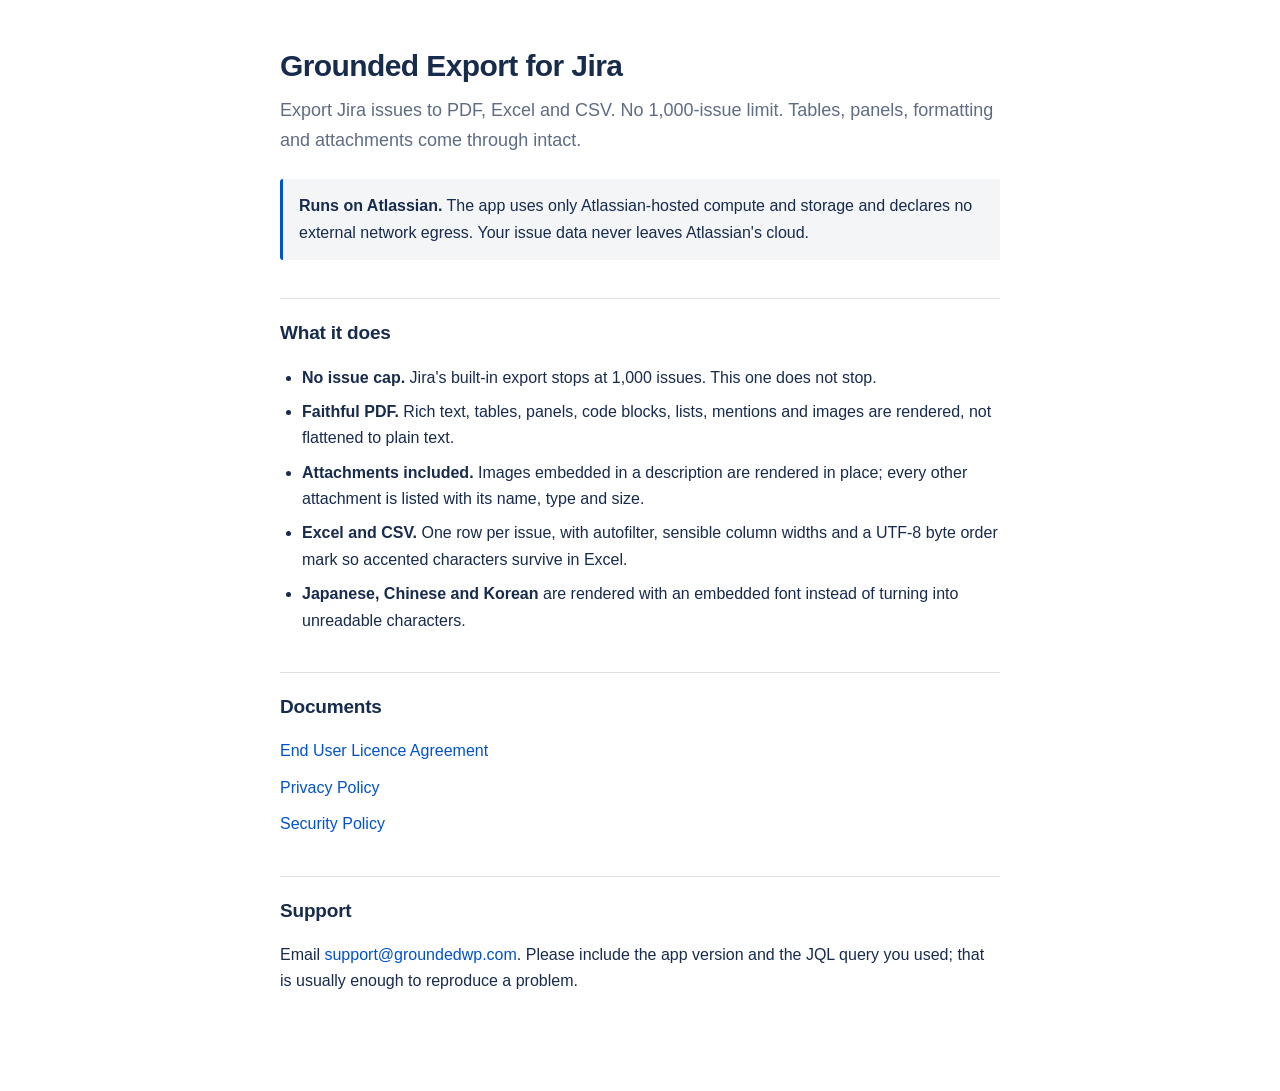
<file: index.html>
<!doctype html>
<html lang="en">
<head>
  <meta charset="utf-8" />
  <meta name="viewport" content="width=device-width, initial-scale=1" />
  <title>Grounded Export for Jira</title>
  <meta name="description" content="Export Jira issues to PDF, Excel and CSV without the 1,000-issue limit. Runs entirely on Atlassian infrastructure." />
  <link rel="stylesheet" href="./style.css" />
</head>
<body>
<main>
  <h1>Grounded Export for Jira</h1>
  <p class="lead">
    Export Jira issues to PDF, Excel and CSV. No 1,000-issue limit. Tables,
    panels, formatting and attachments come through intact.
  </p>

  <div class="callout">
    <strong>Runs on Atlassian.</strong> The app uses only Atlassian-hosted
    compute and storage and declares no external network egress. Your issue
    data never leaves Atlassian's cloud.
  </div>

  <h2>What it does</h2>
  <ul>
    <li><strong>No issue cap.</strong> Jira's built-in export stops at 1,000
        issues. This one does not stop.</li>
    <li><strong>Faithful PDF.</strong> Rich text, tables, panels, code blocks,
        lists, mentions and images are rendered, not flattened to plain text.</li>
    <li><strong>Attachments included.</strong> Images embedded in a description
        are rendered in place; every other attachment is listed with its name,
        type and size.</li>
    <li><strong>Excel and CSV.</strong> One row per issue, with autofilter,
        sensible column widths and a UTF-8 byte order mark so accented
        characters survive in Excel.</li>
    <li><strong>Japanese, Chinese and Korean</strong> are rendered with an
        embedded font instead of turning into unreadable characters.</li>
  </ul>

  <h2>Documents</h2>
  <ul class="docs">
    <li><a href="./eula.html">End User Licence Agreement</a></li>
    <li><a href="./privacy.html">Privacy Policy</a></li>
    <li><a href="./security.html">Security Policy</a></li>
  </ul>

  <h2>Support</h2>
  <p>
    Email <a href="mailto:support@groundedwp.com">support@groundedwp.com</a>.
    Please include the app version and the JQL query you used; that is usually
    enough to reproduce a problem.
  </p>
</main>
</body>
</html>
</file>
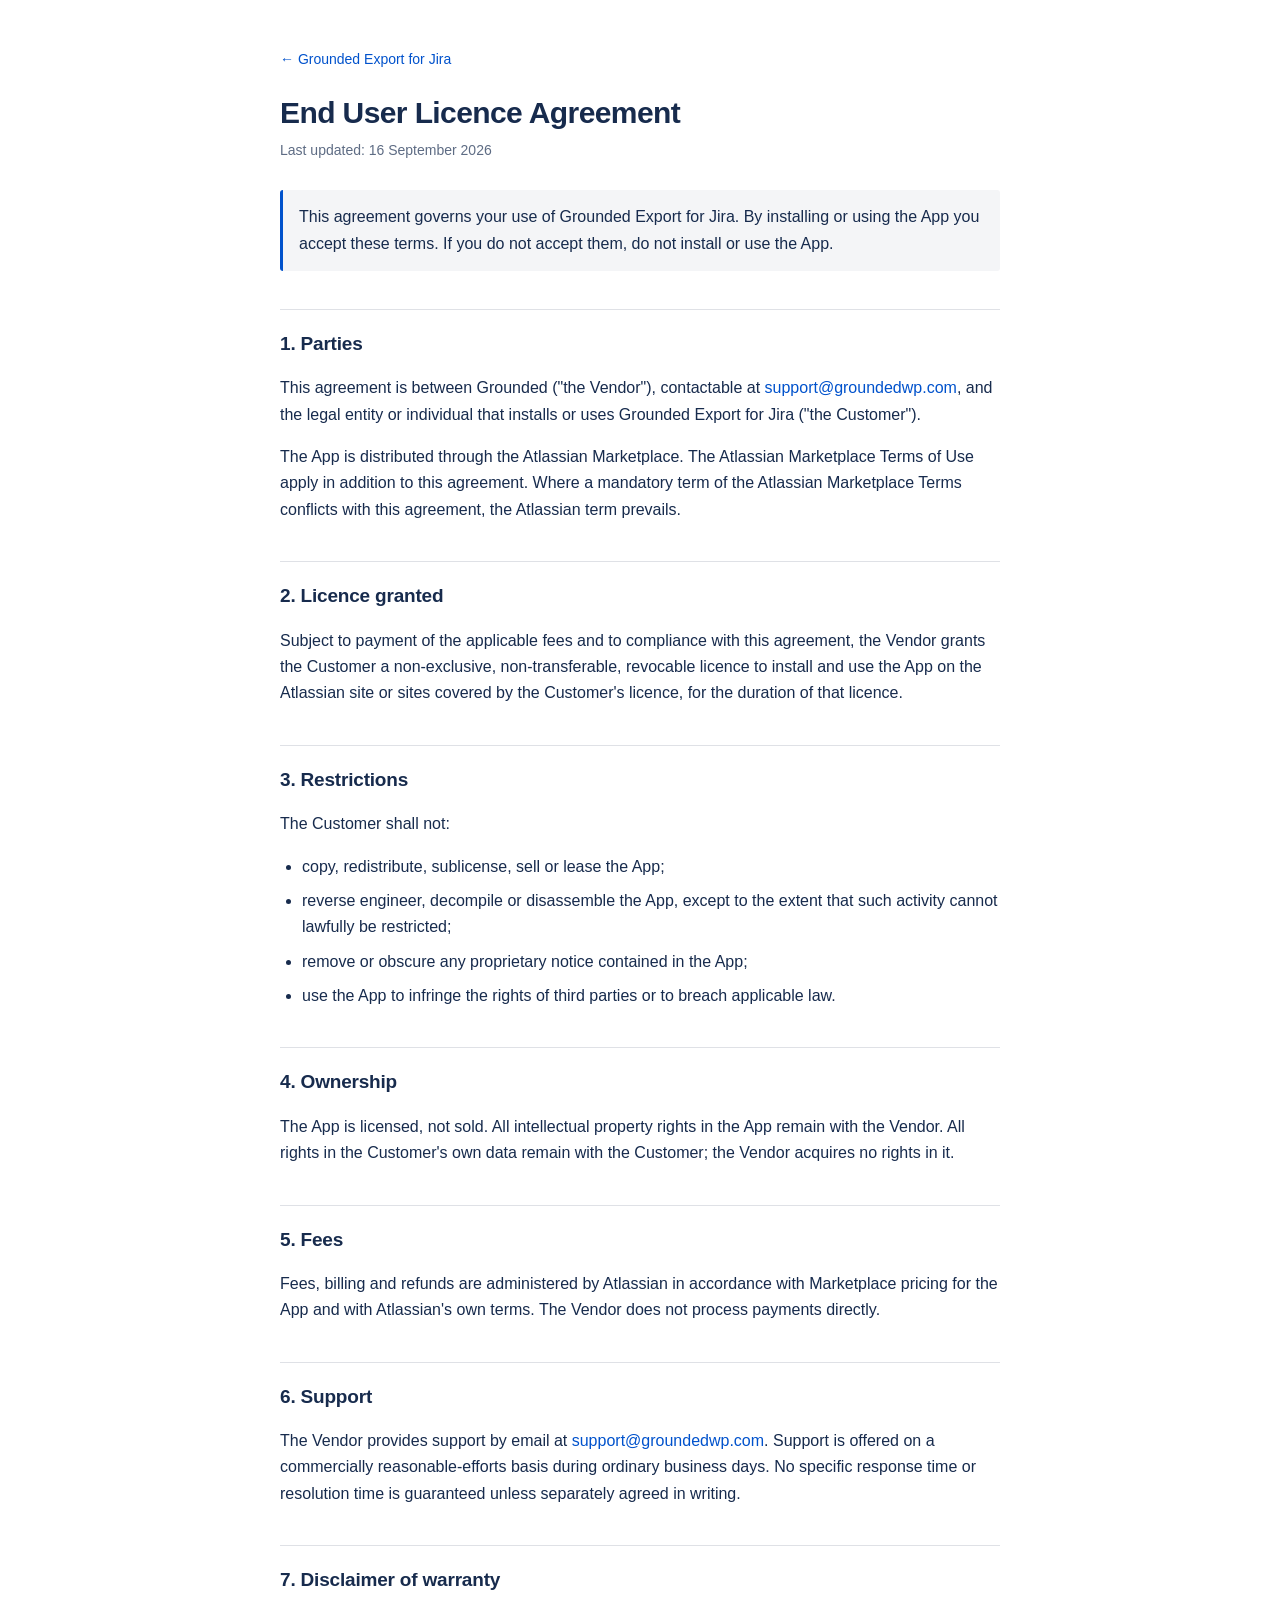
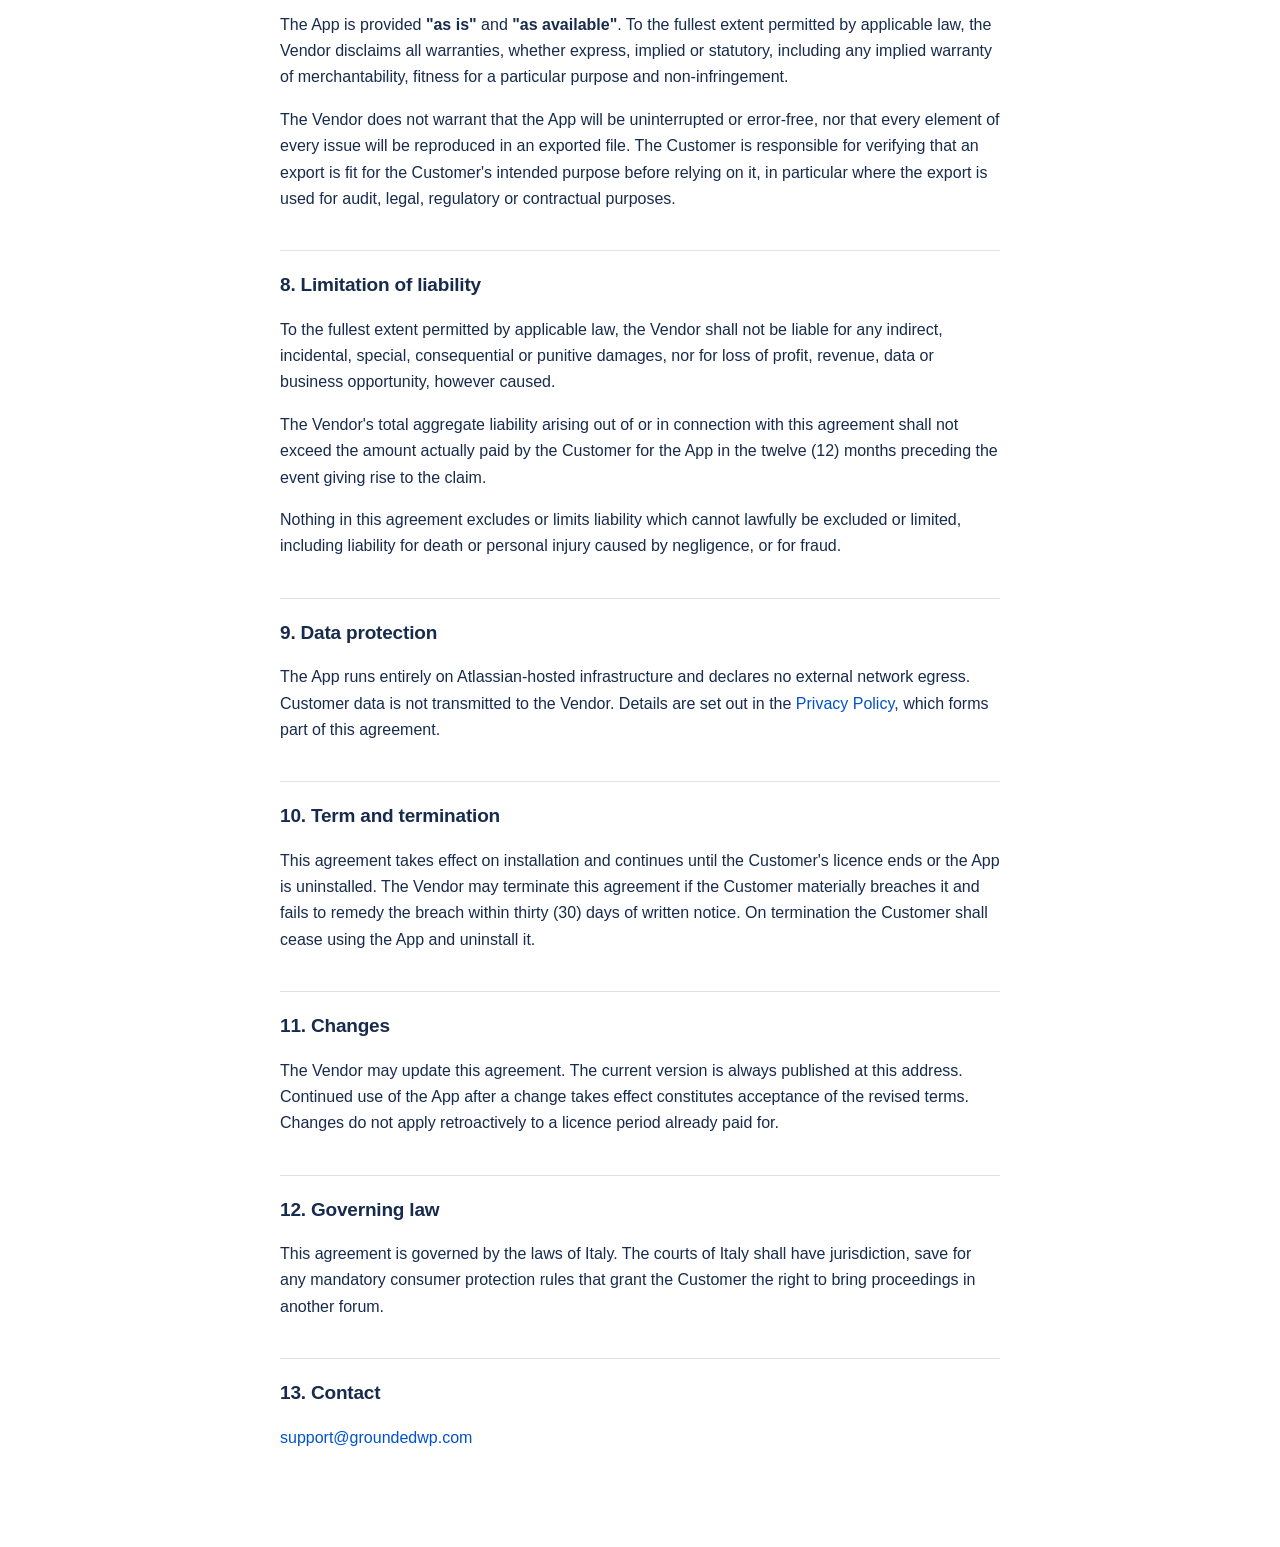
<file: eula.html>
<!doctype html>
<html lang="en">
<head>
  <meta charset="utf-8" />
  <meta name="viewport" content="width=device-width, initial-scale=1" />
  <title>End User Licence Agreement — Grounded Export for Jira</title>
  <link rel="stylesheet" href="./style.css" />
</head>
<body>
<main>
  <p class="back"><a href="./">&larr; Grounded Export for Jira</a></p>
  <h1>End User Licence Agreement</h1>
  <p class="meta">Last updated: 16 September 2026</p>

  <div class="callout">
    This agreement governs your use of Grounded Export for Jira. By installing or
    using the App you accept these terms. If you do not accept them, do not
    install or use the App.
  </div>

  <h2>1. Parties</h2>
  <p>
    This agreement is between Grounded ("the Vendor"), contactable at
    <a href="mailto:support@groundedwp.com">support@groundedwp.com</a>, and the
    legal entity or individual that installs or uses Grounded Export for Jira
    ("the Customer").
  </p>
  <p>
    The App is distributed through the Atlassian Marketplace. The Atlassian
    Marketplace Terms of Use apply in addition to this agreement. Where a
    mandatory term of the Atlassian Marketplace Terms conflicts with this
    agreement, the Atlassian term prevails.
  </p>

  <h2>2. Licence granted</h2>
  <p>
    Subject to payment of the applicable fees and to compliance with this
    agreement, the Vendor grants the Customer a non-exclusive,
    non-transferable, revocable licence to install and use the App on the
    Atlassian site or sites covered by the Customer's licence, for the duration
    of that licence.
  </p>

  <h2>3. Restrictions</h2>
  <p>The Customer shall not:</p>
  <ul>
    <li>copy, redistribute, sublicense, sell or lease the App;</li>
    <li>reverse engineer, decompile or disassemble the App, except to the
        extent that such activity cannot lawfully be restricted;</li>
    <li>remove or obscure any proprietary notice contained in the App;</li>
    <li>use the App to infringe the rights of third parties or to breach
        applicable law.</li>
  </ul>

  <h2>4. Ownership</h2>
  <p>
    The App is licensed, not sold. All intellectual property rights in the App
    remain with the Vendor. All rights in the Customer's own data remain with
    the Customer; the Vendor acquires no rights in it.
  </p>

  <h2>5. Fees</h2>
  <p>
    Fees, billing and refunds are administered by Atlassian in accordance with
    Marketplace pricing for the App and with Atlassian's own terms. The Vendor
    does not process payments directly.
  </p>

  <h2>6. Support</h2>
  <p>
    The Vendor provides support by email at
    <a href="mailto:support@groundedwp.com">support@groundedwp.com</a>. Support
    is offered on a commercially reasonable-efforts basis during ordinary
    business days. No specific response time or resolution time is guaranteed
    unless separately agreed in writing.
  </p>

  <h2>7. Disclaimer of warranty</h2>
  <p>
    The App is provided <strong>"as is"</strong> and <strong>"as
    available"</strong>. To the fullest extent permitted by applicable law, the
    Vendor disclaims all warranties, whether express, implied or statutory,
    including any implied warranty of merchantability, fitness for a particular
    purpose and non-infringement.
  </p>
  <p>
    The Vendor does not warrant that the App will be uninterrupted or
    error-free, nor that every element of every issue will be reproduced in an
    exported file. The Customer is responsible for verifying that an export is
    fit for the Customer's intended purpose before relying on it, in particular
    where the export is used for audit, legal, regulatory or contractual
    purposes.
  </p>

  <h2>8. Limitation of liability</h2>
  <p>
    To the fullest extent permitted by applicable law, the Vendor shall not be
    liable for any indirect, incidental, special, consequential or punitive
    damages, nor for loss of profit, revenue, data or business opportunity,
    however caused.
  </p>
  <p>
    The Vendor's total aggregate liability arising out of or in connection with
    this agreement shall not exceed the amount actually paid by the Customer
    for the App in the twelve (12) months preceding the event giving rise to
    the claim.
  </p>
  <p>
    Nothing in this agreement excludes or limits liability which cannot lawfully
    be excluded or limited, including liability for death or personal injury
    caused by negligence, or for fraud.
  </p>

  <h2>9. Data protection</h2>
  <p>
    The App runs entirely on Atlassian-hosted infrastructure and declares no
    external network egress. Customer data is not transmitted to the Vendor.
    Details are set out in the <a href="./privacy.html">Privacy Policy</a>,
    which forms part of this agreement.
  </p>

  <h2>10. Term and termination</h2>
  <p>
    This agreement takes effect on installation and continues until the
    Customer's licence ends or the App is uninstalled. The Vendor may terminate
    this agreement if the Customer materially breaches it and fails to remedy
    the breach within thirty (30) days of written notice. On termination the
    Customer shall cease using the App and uninstall it.
  </p>

  <h2>11. Changes</h2>
  <p>
    The Vendor may update this agreement. The current version is always
    published at this address. Continued use of the App after a change takes
    effect constitutes acceptance of the revised terms. Changes do not apply
    retroactively to a licence period already paid for.
  </p>

  <h2>12. Governing law</h2>
  <p>
    This agreement is governed by the laws of Italy. The courts of Italy shall
    have jurisdiction, save for any mandatory consumer protection rules that
    grant the Customer the right to bring proceedings in another forum.
  </p>

  <h2>13. Contact</h2>
  <p>
    <a href="mailto:support@groundedwp.com">support@groundedwp.com</a>
  </p>
</main>
</body>
</html>
</file>
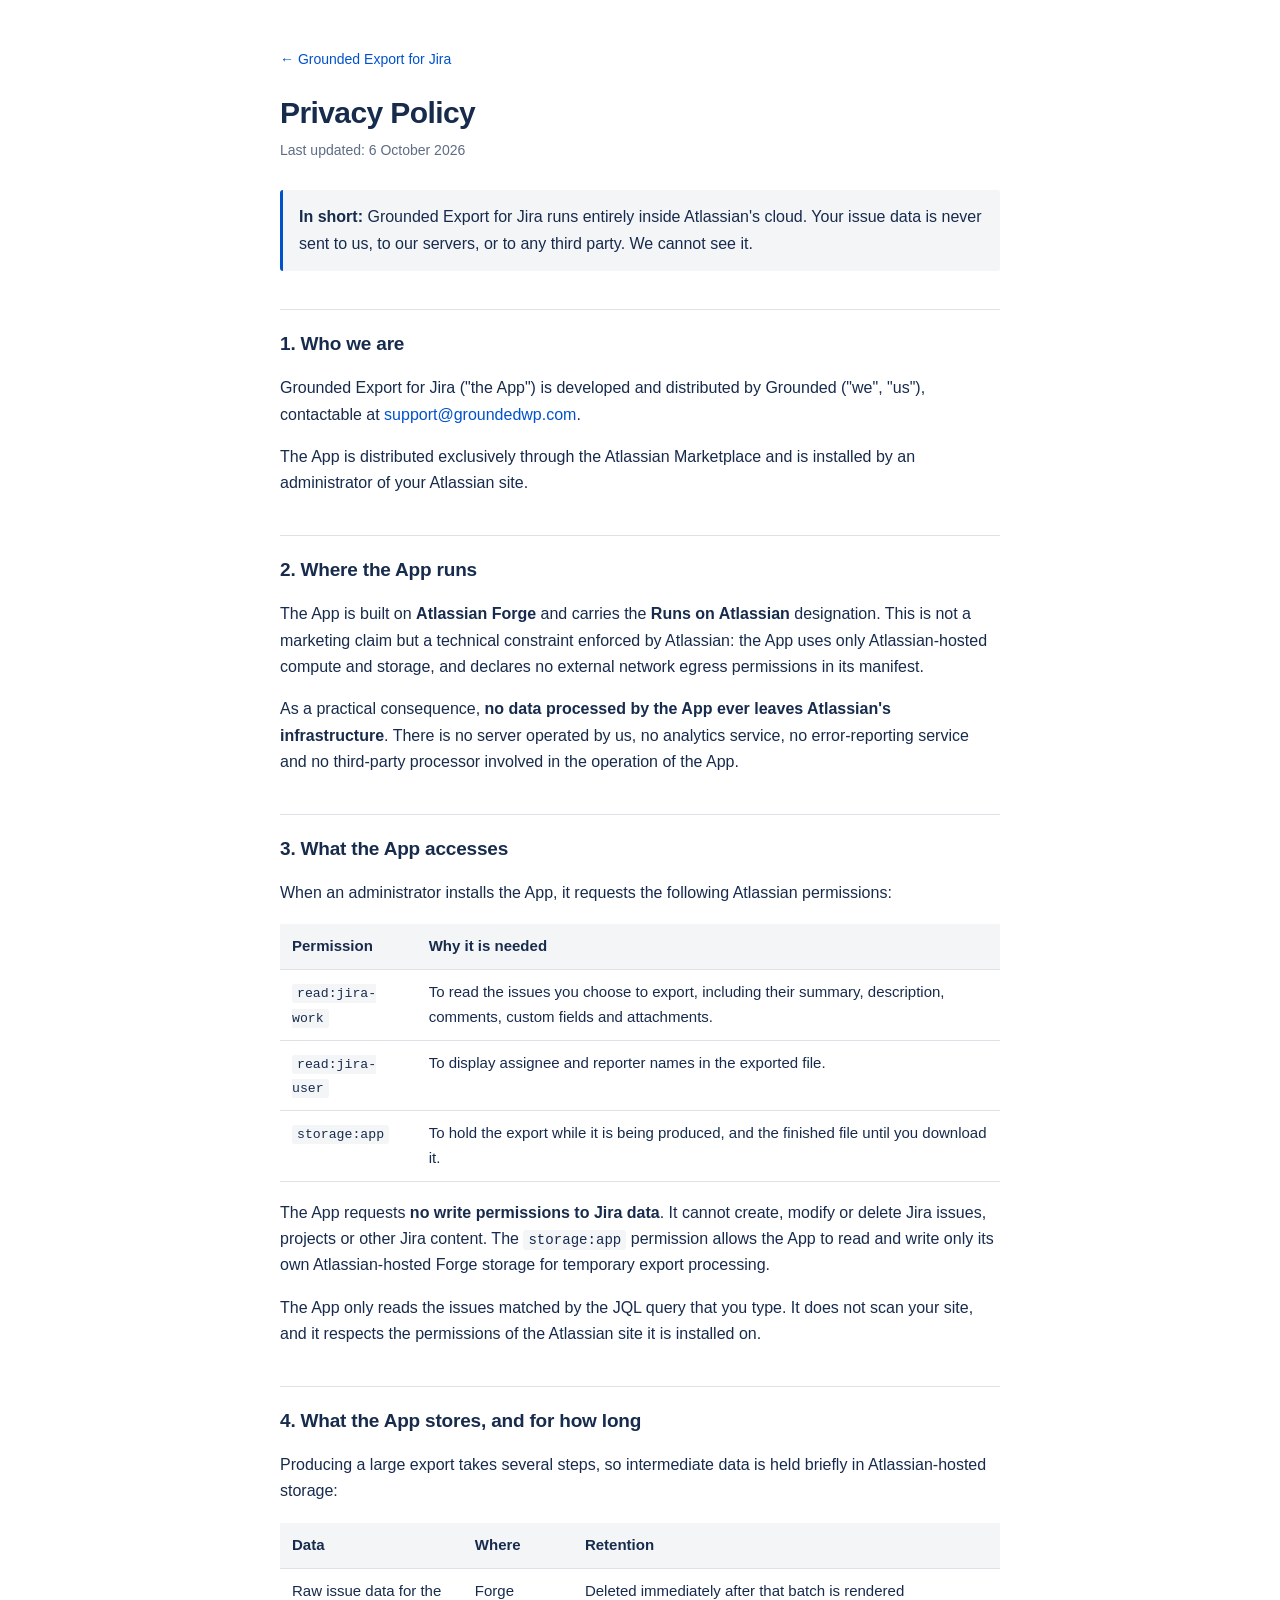
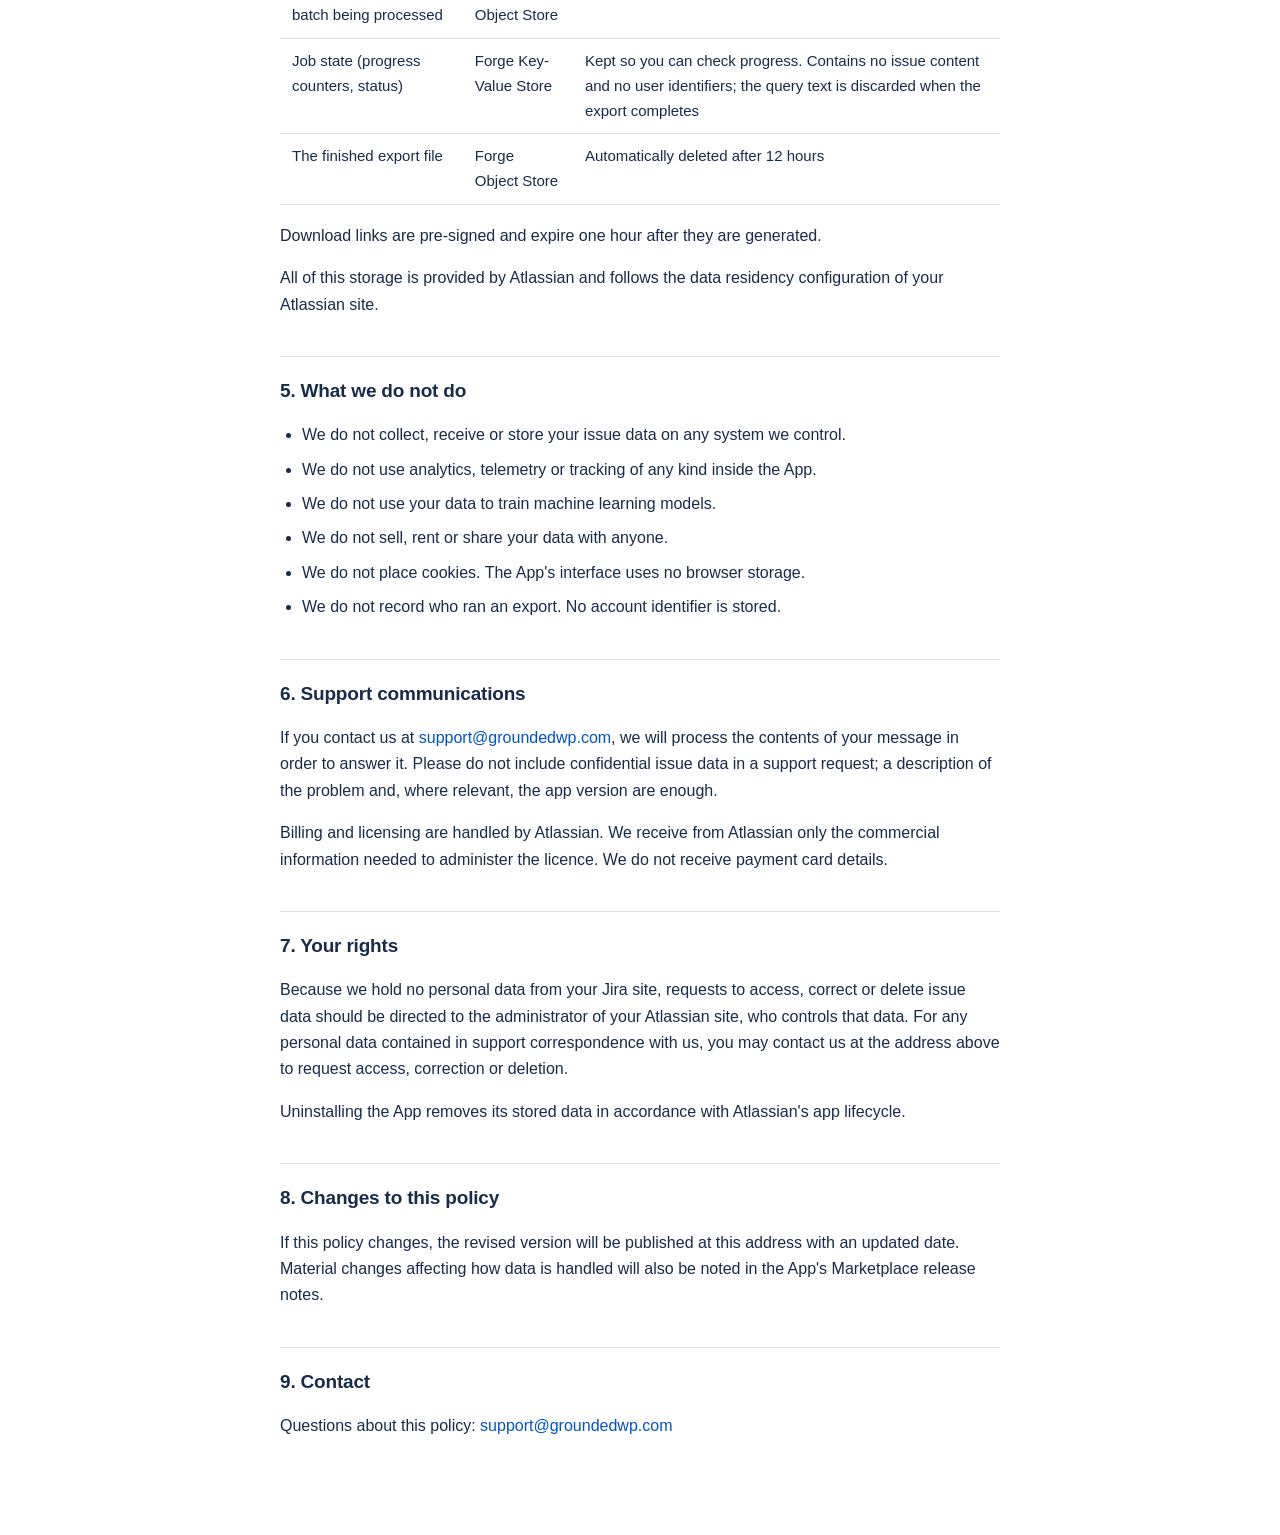
<file: privacy.html>
<!doctype html>
<html lang="en">
<head>
  <meta charset="utf-8" />
  <meta name="viewport" content="width=device-width, initial-scale=1" />
  <title>Privacy Policy — Grounded Export for Jira</title>
  <link rel="stylesheet" href="./style.css" />
</head>
<body>
<main>
  <p class="back"><a href="./">&larr; Grounded Export for Jira</a></p>
  <h1>Privacy Policy</h1>
  <p class="meta">Last updated: 6 October 2026</p>

  <div class="callout">
    <strong>In short:</strong> Grounded Export for Jira runs entirely inside
    Atlassian's cloud. Your issue data is never sent to us, to our servers, or
    to any third party. We cannot see it.
  </div>

  <h2>1. Who we are</h2>
  <p>
    Grounded Export for Jira ("the App") is developed and distributed by
    Grounded ("we", "us"), contactable at
    <a href="mailto:support@groundedwp.com">support@groundedwp.com</a>.
  </p>
  <p>
    The App is distributed exclusively through the Atlassian Marketplace and is
    installed by an administrator of your Atlassian site.
  </p>

  <h2>2. Where the App runs</h2>
  <p>
    The App is built on <strong>Atlassian Forge</strong> and carries the
    <strong>Runs on Atlassian</strong> designation. This is not a marketing
    claim but a technical constraint enforced by Atlassian: the App uses only
    Atlassian-hosted compute and storage, and declares no external network
    egress permissions in its manifest.
  </p>
  <p>
    As a practical consequence, <strong>no data processed by the App ever
    leaves Atlassian's infrastructure</strong>. There is no server operated by
    us, no analytics service, no error-reporting service and no third-party
    processor involved in the operation of the App.
  </p>

  <h2>3. What the App accesses</h2>
  <p>
    When an administrator installs the App, it requests the following Atlassian
    permissions:
  </p>
  <table>
    <tr><th>Permission</th><th>Why it is needed</th></tr>
    <tr>
      <td><code>read:jira-work</code></td>
      <td>To read the issues you choose to export, including their summary,
          description, comments, custom fields and attachments.</td>
    </tr>
    <tr>
      <td><code>read:jira-user</code></td>
      <td>To display assignee and reporter names in the exported file.</td>
    </tr>
    <tr>
      <td><code>storage:app</code></td>
      <td>To hold the export while it is being produced, and the finished file
          until you download it.</td>
    </tr>
  </table>
  <p>
    The App requests <strong>no write permissions to Jira data</strong>. It
    cannot create, modify or delete Jira issues, projects or other Jira content.
    The <code>storage:app</code> permission allows the App to read and write only
    its own Atlassian-hosted Forge storage for temporary export processing.
  </p>
  <p>
    The App only reads the issues matched by the JQL query that you type. It
    does not scan your site, and it respects the permissions of the Atlassian
    site it is installed on.
  </p>

  <h2>4. What the App stores, and for how long</h2>
  <p>
    Producing a large export takes several steps, so intermediate data is held
    briefly in Atlassian-hosted storage:
  </p>
  <table>
    <tr><th>Data</th><th>Where</th><th>Retention</th></tr>
    <tr>
      <td>Raw issue data for the batch being processed</td>
      <td>Forge Object Store</td>
      <td>Deleted immediately after that batch is rendered</td>
    </tr>
    <tr>
      <td>Job state (progress counters, status)</td>
      <td>Forge Key-Value Store</td>
      <td>Kept so you can check progress. Contains no issue content and no user identifiers; the query text is discarded when the export completes</td>
    </tr>
    <tr>
      <td>The finished export file</td>
      <td>Forge Object Store</td>
      <td>Automatically deleted after 12 hours</td>
    </tr>
  </table>
  <p>
    Download links are pre-signed and expire one hour after they are generated.
  </p>
  <p>
    All of this storage is provided by Atlassian and follows the data residency
    configuration of your Atlassian site.
  </p>

  <h2>5. What we do not do</h2>
  <ul>
    <li>We do not collect, receive or store your issue data on any system we control.</li>
    <li>We do not use analytics, telemetry or tracking of any kind inside the App.</li>
    <li>We do not use your data to train machine learning models.</li>
    <li>We do not sell, rent or share your data with anyone.</li>
    <li>We do not place cookies. The App's interface uses no browser storage.</li>
    <li>We do not record who ran an export. No account identifier is stored.</li>
  </ul>

  <h2>6. Support communications</h2>
  <p>
    If you contact us at <a href="mailto:support@groundedwp.com">support@groundedwp.com</a>,
    we will process the contents of your message in order to answer it. Please
    do not include confidential issue data in a support request; a description
    of the problem and, where relevant, the app version are enough.
  </p>
  <p>
    Billing and licensing are handled by Atlassian. We receive from Atlassian
    only the commercial information needed to administer the licence. We do not
    receive payment card details.
  </p>

  <h2>7. Your rights</h2>
  <p>
    Because we hold no personal data from your Jira site, requests to access,
    correct or delete issue data should be directed to the administrator of
    your Atlassian site, who controls that data. For any personal data
    contained in support correspondence with us, you may contact us at the
    address above to request access, correction or deletion.
  </p>
  <p>
    Uninstalling the App removes its stored data in accordance with Atlassian's
    app lifecycle.
  </p>

  <h2>8. Changes to this policy</h2>
  <p>
    If this policy changes, the revised version will be published at this
    address with an updated date. Material changes affecting how data is
    handled will also be noted in the App's Marketplace release notes.
  </p>

  <h2>9. Contact</h2>
  <p>
    Questions about this policy:
    <a href="mailto:support@groundedwp.com">support@groundedwp.com</a>
  </p>
</main>
</body>
</html>
</file>
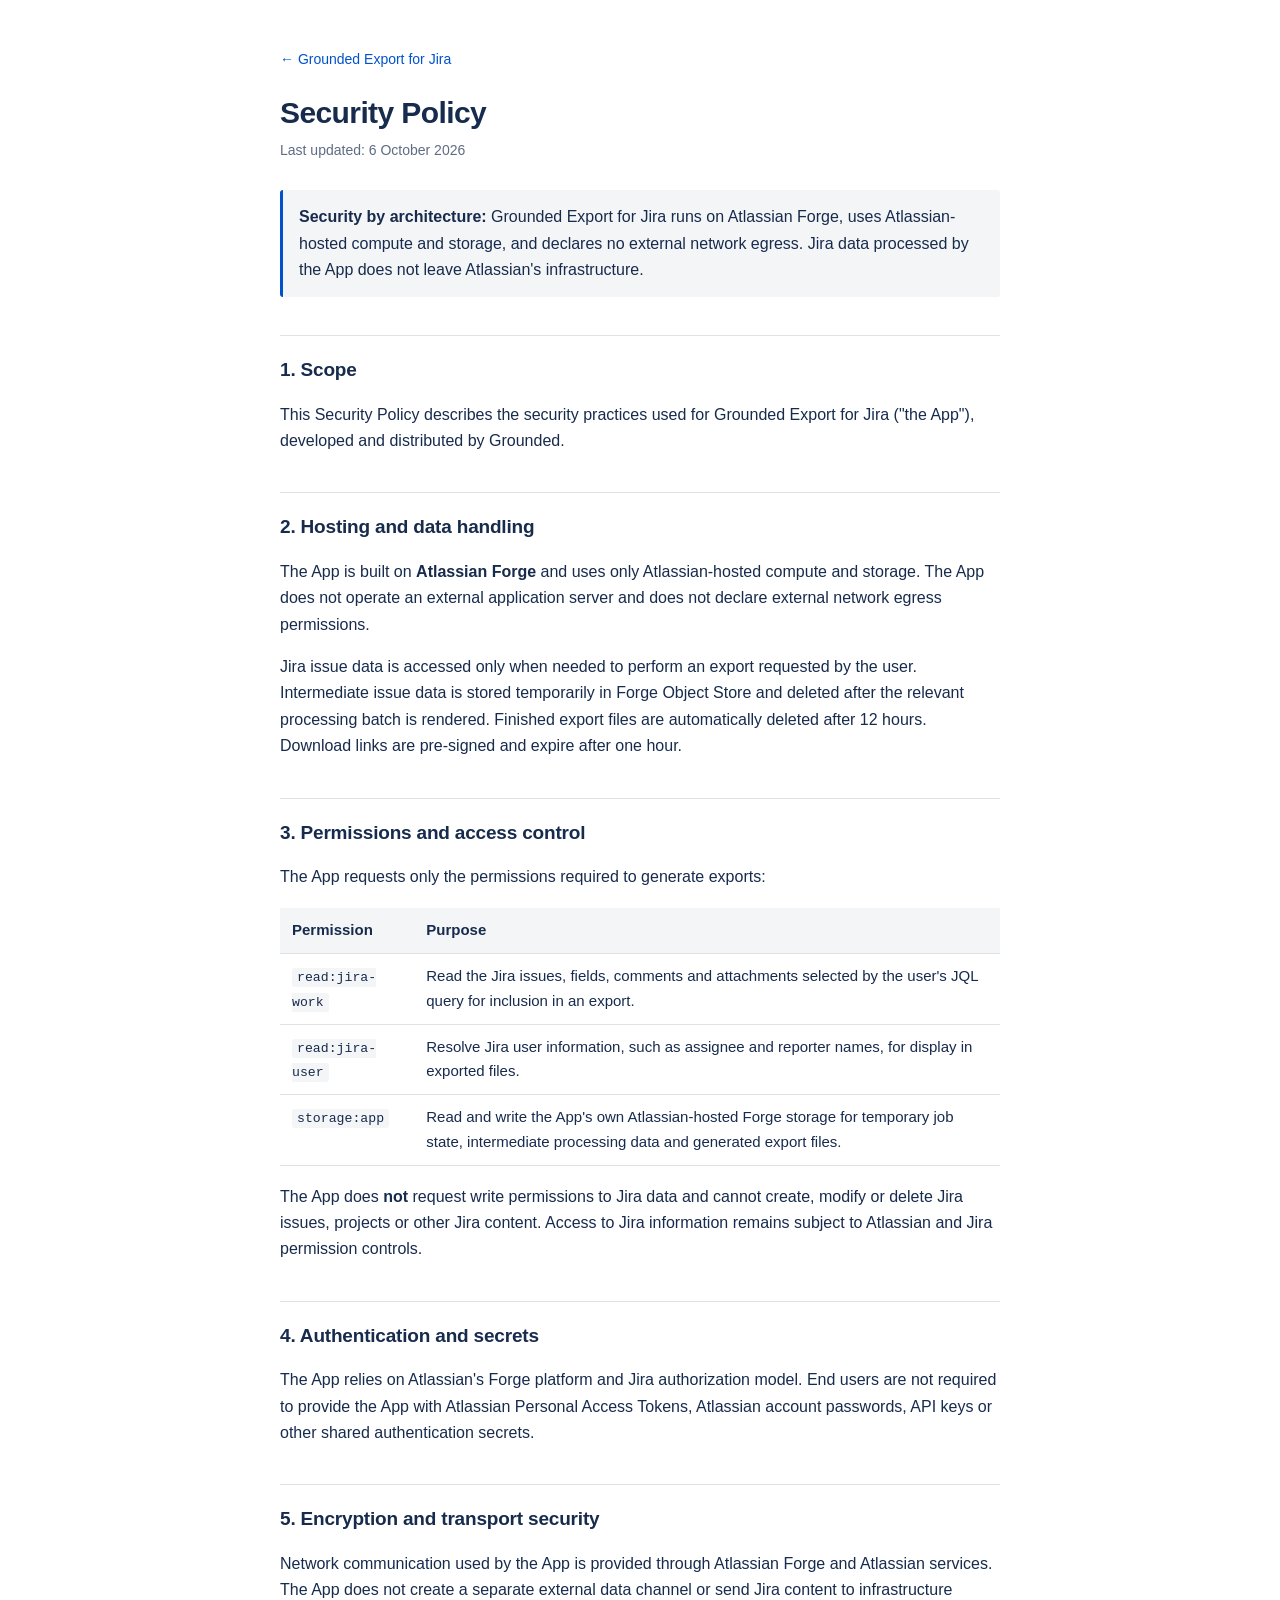
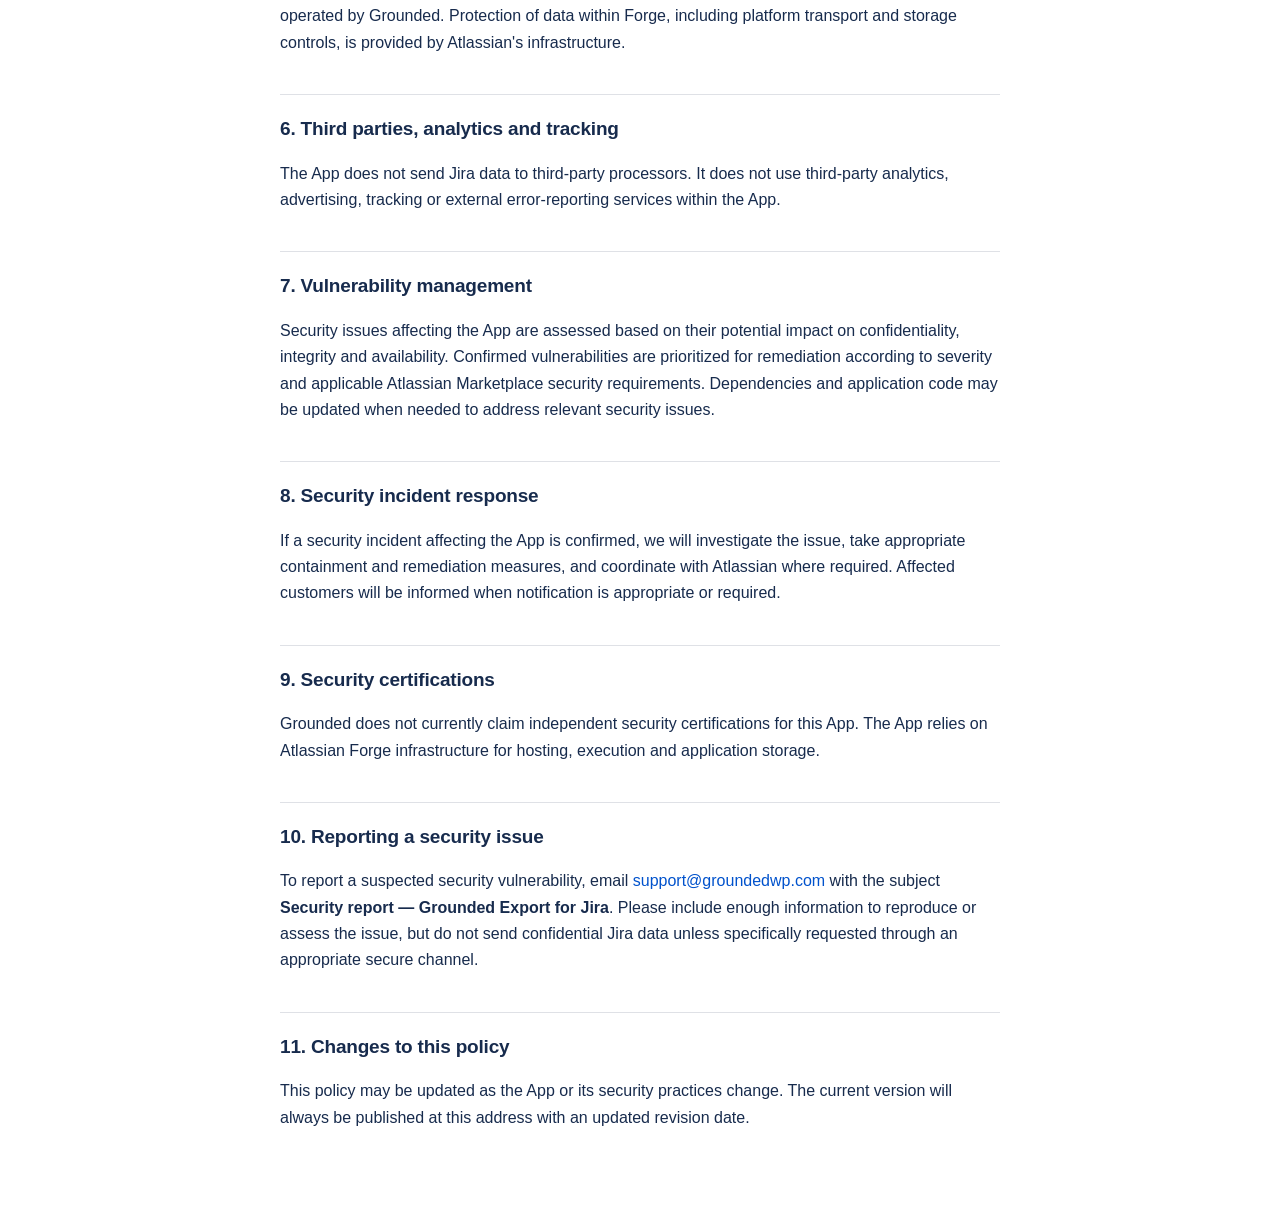
<file: security.html>
<!doctype html>
<html lang="en">
<head>
  <meta charset="utf-8" />
  <meta name="viewport" content="width=device-width, initial-scale=1" />
  <title>Security Policy — Grounded Export for Jira</title>
  <link rel="stylesheet" href="./style.css" />
</head>
<body>
<main>
  <p class="back"><a href="./">&larr; Grounded Export for Jira</a></p>
  <h1>Security Policy</h1>
  <p class="meta">Last updated: 6 October 2026</p>

  <div class="callout">
    <strong>Security by architecture:</strong> Grounded Export for Jira runs on
    Atlassian Forge, uses Atlassian-hosted compute and storage, and declares no
    external network egress. Jira data processed by the App does not leave
    Atlassian's infrastructure.
  </div>

  <h2>1. Scope</h2>
  <p>
    This Security Policy describes the security practices used for Grounded
    Export for Jira ("the App"), developed and distributed by Grounded.
  </p>

  <h2>2. Hosting and data handling</h2>
  <p>
    The App is built on <strong>Atlassian Forge</strong> and uses only
    Atlassian-hosted compute and storage. The App does not operate an external
    application server and does not declare external network egress permissions.
  </p>
  <p>
    Jira issue data is accessed only when needed to perform an export requested
    by the user. Intermediate issue data is stored temporarily in Forge Object
    Store and deleted after the relevant processing batch is rendered. Finished
    export files are automatically deleted after 12 hours. Download links are
    pre-signed and expire after one hour.
  </p>

  <h2>3. Permissions and access control</h2>
  <p>
    The App requests only the permissions required to generate exports:
  </p>
  <table>
    <tr><th>Permission</th><th>Purpose</th></tr>
    <tr>
      <td><code>read:jira-work</code></td>
      <td>Read the Jira issues, fields, comments and attachments selected by the user's JQL query for inclusion in an export.</td>
    </tr>
    <tr>
      <td><code>read:jira-user</code></td>
      <td>Resolve Jira user information, such as assignee and reporter names, for display in exported files.</td>
    </tr>
    <tr>
      <td><code>storage:app</code></td>
      <td>Read and write the App's own Atlassian-hosted Forge storage for temporary job state, intermediate processing data and generated export files.</td>
    </tr>
  </table>
  <p>
    The App does <strong>not</strong> request write permissions to Jira data and
    cannot create, modify or delete Jira issues, projects or other Jira content.
    Access to Jira information remains subject to Atlassian and Jira permission
    controls.
  </p>

  <h2>4. Authentication and secrets</h2>
  <p>
    The App relies on Atlassian's Forge platform and Jira authorization model.
    End users are not required to provide the App with Atlassian Personal Access
    Tokens, Atlassian account passwords, API keys or other shared authentication
    secrets.
  </p>

  <h2>5. Encryption and transport security</h2>
  <p>
    Network communication used by the App is provided through Atlassian Forge
    and Atlassian services. The App does not create a separate external data
    channel or send Jira content to infrastructure operated by Grounded.
    Protection of data within Forge, including platform transport and storage
    controls, is provided by Atlassian's infrastructure.
  </p>

  <h2>6. Third parties, analytics and tracking</h2>
  <p>
    The App does not send Jira data to third-party processors. It does not use
    third-party analytics, advertising, tracking or external error-reporting
    services within the App.
  </p>

  <h2>7. Vulnerability management</h2>
  <p>
    Security issues affecting the App are assessed based on their potential
    impact on confidentiality, integrity and availability. Confirmed
    vulnerabilities are prioritized for remediation according to severity and
    applicable Atlassian Marketplace security requirements. Dependencies and
    application code may be updated when needed to address relevant security
    issues.
  </p>

  <h2>8. Security incident response</h2>
  <p>
    If a security incident affecting the App is confirmed, we will investigate
    the issue, take appropriate containment and remediation measures, and
    coordinate with Atlassian where required. Affected customers will be
    informed when notification is appropriate or required.
  </p>

  <h2>9. Security certifications</h2>
  <p>
    Grounded does not currently claim independent security certifications for
    this App. The App relies on Atlassian Forge infrastructure for hosting,
    execution and application storage.
  </p>

  <h2>10. Reporting a security issue</h2>
  <p>
    To report a suspected security vulnerability, email
    <a href="mailto:support@groundedwp.com">support@groundedwp.com</a> with the
    subject <strong>Security report — Grounded Export for Jira</strong>. Please
    include enough information to reproduce or assess the issue, but do not send
    confidential Jira data unless specifically requested through an appropriate
    secure channel.
  </p>

  <h2>11. Changes to this policy</h2>
  <p>
    This policy may be updated as the App or its security practices change. The
    current version will always be published at this address with an updated
    revision date.
  </p>
</main>
</body>
</html>
</file>
<file: style.css>
:root {
  --text: #172B4D;
  --muted: #5E6C84;
  --border: #DFE1E6;
  --accent: #0052CC;
  --bg: #FFFFFF;
  --panel: #F4F5F7;
}

@media (prefers-color-scheme: dark) {
  :root:not([data-theme="light"]) {
    --text: #E6EDF3;
    --muted: #9BA7B4;
    --border: #30363D;
    --accent: #6AA6FF;
    --bg: #0F1419;
    --panel: #1A1F26;
  }
}

:root[data-theme="dark"] {
  --text: #E6EDF3;
  --muted: #9BA7B4;
  --border: #30363D;
  --accent: #6AA6FF;
  --bg: #0F1419;
  --panel: #1A1F26;
}

* { box-sizing: border-box; }

body {
  margin: 0;
  padding: 48px 16px 80px;
  background: var(--bg);
  color: var(--text);
  font-family: -apple-system, BlinkMacSystemFont, "Segoe UI", Roboto, Helvetica, Arial, sans-serif;
  font-size: 16px;
  line-height: 1.65;
}

main { max-width: 720px; margin: 0 auto; }

h1 {
  font-size: 30px;
  line-height: 1.2;
  margin: 0 0 12px;
  letter-spacing: -0.02em;
}

h2 {
  font-size: 19px;
  margin: 38px 0 10px;
  padding-top: 18px;
  border-top: 1px solid var(--border);
  letter-spacing: -0.01em;
}

.lead { font-size: 18px; color: var(--muted); margin: 0 0 24px; }
.meta { color: var(--muted); font-size: 14px; margin: -4px 0 28px; }
.back { margin: 0 0 24px; font-size: 14px; }

a { color: var(--accent); text-decoration: none; }
a:hover { text-decoration: underline; }

.callout {
  background: var(--panel);
  border-left: 3px solid var(--accent);
  border-radius: 3px;
  padding: 14px 16px;
  margin: 24px 0;
}

ul { padding-left: 22px; }
li { margin-bottom: 8px; }

.docs { list-style: none; padding: 0; }
.docs li { margin-bottom: 10px; }

code {
  background: var(--panel);
  border-radius: 3px;
  padding: 2px 5px;
  font-family: ui-monospace, SFMono-Regular, Menlo, Consolas, monospace;
  font-size: 0.88em;
}

table {
  width: 100%;
  border-collapse: collapse;
  margin: 18px 0;
  font-size: 15px;
}

th, td {
  text-align: left;
  vertical-align: top;
  padding: 10px 12px;
  border-bottom: 1px solid var(--border);
}

th { background: var(--panel); font-weight: 600; }

@media (max-width: 600px) {
  body { padding: 28px 16px 60px; }
  h1 { font-size: 25px; }
  table, th, td { font-size: 14px; }
  th, td { padding: 8px 9px; }
}
</file>
